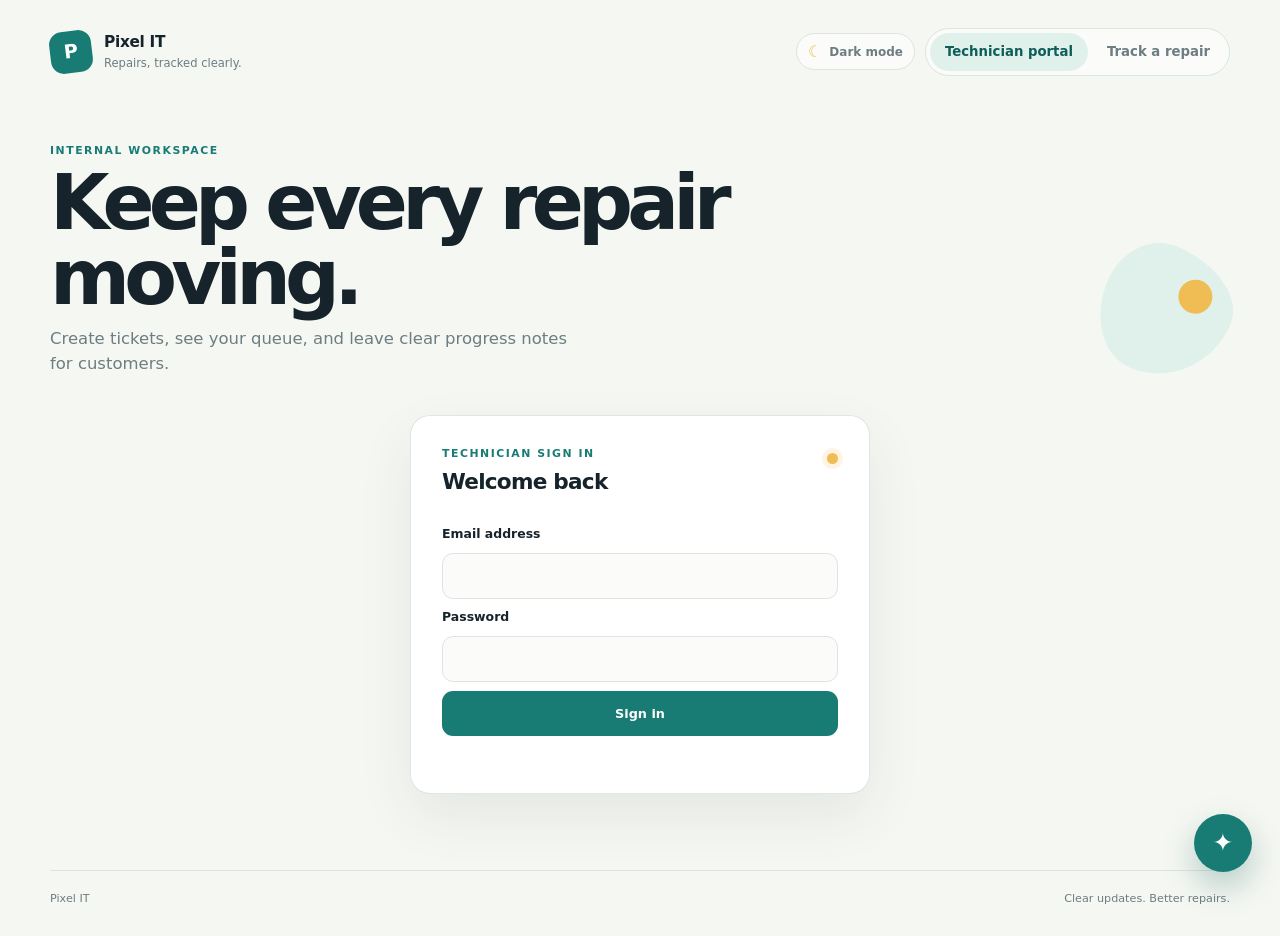
<file: frontend/index.html>
<!doctype html>
<html lang="en">
  <head>
    <meta charset="UTF-8" />
    <meta name="viewport" content="width=device-width, initial-scale=1.0" />
    <meta
      name="description"
      content="Pixel Repair Shop technician dashboard and customer repair tracking"
    />
    <title>Pixel IT</title>
    <link rel="stylesheet" href="./styles.css" />
    <script defer src="./app.js"></script>
  </head>
  <body>
    <div class="app-shell">
      <header class="site-header">
        <a class="brand" href="#top" aria-label="Pixel Repair Shop home">
          <span class="brand-mark" aria-hidden="true">P</span>
          <span>
            <strong>Pixel IT</strong>
            <small>Repairs, tracked clearly.</small>
          </span>
        </a>

        <div class="header-actions">
          <button
            id="theme-toggle"
            class="theme-toggle"
            type="button"
            aria-label="Switch to dark mode"
            title="Switch to dark mode"
          >
            <span class="theme-icon" aria-hidden="true">☾</span>
            <span class="theme-label">Dark mode</span>
          </button>

          <nav class="main-nav" aria-label="Main navigation">
            <button class="nav-button active" type="button" data-view="technician-view">
              Technician portal
            </button>
            <button class="nav-button" type="button" data-view="customer-view">
              Track a repair
            </button>
          </nav>
        </div>
      </header>

      <main id="top">
        <section class="view active" id="technician-view" aria-labelledby="technician-title">
          <div class="page-heading">
            <div>
              <p class="eyebrow">Internal workspace</p>
              <h1 id="technician-title">Keep every repair moving.</h1>
              <p class="lede">
                Create tickets, see your queue, and leave clear progress notes for customers.
              </p>
            </div>
            <div class="heading-accent" aria-hidden="true"></div>
          </div>

          <div id="login-panel" class="panel narrow-panel">
            <div class="panel-heading">
              <div>
                <p class="eyebrow">Technician sign in</p>
                <h2>Welcome back</h2>
              </div>
              <span class="status-dot" aria-hidden="true"></span>
            </div>

            <form id="login-form" class="stack-form">
              <label for="login-email">Email address</label>
              <input id="login-email" name="email" type="email" autocomplete="email" required />

              <label for="login-password">Password</label>
              <input
                id="login-password"
                name="password"
                type="password"
                autocomplete="current-password"
                required
              />

              <button class="button primary-button" type="submit">
                <span class="button-label">Sign in</span>
                <span class="spinner" aria-hidden="true"></span>
              </button>
              <p class="form-message" id="login-message" role="alert"></p>
            </form>
          </div>

          <section id="dashboard-panel" class="dashboard hidden" aria-live="polite">
            <div class="dashboard-toolbar">
              <div>
                <p class="eyebrow">Technician dashboard</p>
                <h2>Your repair queue</h2>
              </div>
              <button id="logout-button" class="button ghost-button" type="button">Sign out</button>
            </div>

            <div class="dashboard-grid">
              <section class="panel create-panel" aria-labelledby="new-ticket-title">
                <div class="panel-heading">
                  <div>
                    <p class="eyebrow">Start a repair</p>
                    <h2 id="new-ticket-title">New ticket</h2>
                  </div>
                  <span class="panel-number">01</span>
                </div>

                <form id="ticket-form" class="stack-form">
                  <label for="customer-name">Customer name</label>
                  <input id="customer-name" name="customer_name" type="text" required maxlength="120" />

                  <label for="device-info">Device and issue</label>
                  <textarea
                    id="device-info"
                    name="device_info"
                    rows="4"
                    maxlength="500"
                    placeholder="MacBook Pro 14-inch — keyboard not responding"
                    required
                  ></textarea>

                  <button class="button primary-button" type="submit">
                    <span class="button-label">Create ticket</span>
                    <span class="spinner" aria-hidden="true"></span>
                  </button>
                  <p class="form-message" id="ticket-message" role="alert"></p>
                </form>
              </section>

              <section class="panel tickets-panel" aria-labelledby="tickets-title">
                <div class="panel-heading">
                  <div>
                    <p class="eyebrow">Active work</p>
                    <h2 id="tickets-title">Your tickets</h2>
                  </div>
                  <button id="refresh-tickets" class="icon-button" type="button" aria-label="Refresh tickets" title="Refresh tickets">
                    ↻
                  </button>
                </div>

                <div id="tickets-message" class="inline-message" role="status"></div>
                <div id="ticket-list" class="ticket-list"></div>
              </section>
            </div>
          </section>
        </section>

        <section class="view" id="customer-view" aria-labelledby="customer-title" hidden>
          <div class="page-heading customer-heading">
            <div>
              <p class="eyebrow">Customer tracking</p>
              <h1 id="customer-title">See where your repair stands.</h1>
              <p class="lede">
                Enter the ticket number from your repair receipt to see the latest update.
              </p>
            </div>
            <div class="heading-accent warm" aria-hidden="true"></div>
          </div>

          <div class="customer-layout">
            <section class="panel lookup-panel" aria-labelledby="lookup-title">
              <div class="panel-heading">
                <div>
                  <p class="eyebrow">Repair lookup</p>
                  <h2 id="lookup-title">Your ticket number</h2>
                </div>
                <span class="panel-number">01</span>
              </div>

              <form id="lookup-form" class="lookup-form">
                <label for="ticket-id">Ticket ID</label>
                <div class="input-action-row">
                  <input
                    id="ticket-id"
                    name="ticket_id"
                    type="number"
                    min="1"
                    step="1"
                    inputmode="numeric"
                    placeholder="e.g. 104"
                    required
                  />
                  <button class="button primary-button" type="submit">
                    <span class="button-label">View update</span>
                    <span class="spinner" aria-hidden="true"></span>
                  </button>
                </div>
                <p class="form-message" id="lookup-message" role="alert"></p>
              </form>
            </section>

            <section id="customer-result" class="customer-result hidden" aria-live="polite">
              <div class="result-summary panel">
                <div>
                  <p class="eyebrow">Ticket <span id="result-ticket-id">—</span></p>
                  <h2 id="result-title">Repair updates</h2>
                </div>
                <span id="result-status" class="status-badge">—</span>
              </div>
              <div class="panel log-panel">
                <div class="panel-heading compact-heading">
                  <div>
                    <p class="eyebrow">Technician notes</p>
                    <h2>Repair history</h2>
                  </div>
                </div>
                <div id="customer-log-list" class="customer-log-list"></div>
              </div>
            </section>
          </div>
        </section>
      </main>

      <button
        id="ai-chat-toggle"
        class="ai-chat-toggle"
        type="button"
        aria-controls="ai-chat-widget"
        aria-expanded="false"
        aria-label="Open repair assistant"
        title="Ask the repair assistant"
      >
        <span aria-hidden="true">✦</span>
      </button>

      <aside id="ai-chat-widget" class="ai-chat-widget hidden" aria-label="Repair assistant">
        <div class="ai-chat-header">
          <div>
            <p class="eyebrow">Pixel assistant</p>
            <h2>Ask about your repair</h2>
          </div>
          <button id="ai-chat-close" class="close-button" type="button" aria-label="Close repair assistant">×</button>
        </div>
        <p id="ai-chat-context" class="ai-chat-context" role="status"></p>
        <div id="ai-chat-messages" class="ai-chat-messages" aria-live="polite"></div>
        <form id="ai-chat-form" class="ai-chat-form">
          <label class="sr-only" for="ai-chat-input">Message the repair assistant</label>
          <textarea
            id="ai-chat-input"
            rows="2"
            maxlength="2000"
            placeholder="Ask for the latest repair update..."
            required
          ></textarea>
          <button class="button primary-button" type="submit">
            <span class="button-label">Send</span>
            <span class="spinner" aria-hidden="true"></span>
          </button>
          <p id="ai-chat-message" class="form-message" role="alert"></p>
        </form>
      </aside>

      <footer class="site-footer">
        <span>Pixel IT</span>
        <span>Clear updates. Better repairs.</span>
      </footer>
    </div>

    <dialog id="edit-dialog" class="app-dialog">
      <form id="edit-form" class="stack-form" method="dialog">
        <div class="panel-heading">
          <div>
            <p class="eyebrow">Ticket <span id="edit-ticket-id">—</span></p>
            <h2>Edit ticket</h2>
          </div>
          <button id="close-edit-dialog" class="close-button" type="button" aria-label="Close">×</button>
        </div>

        <label for="edit-customer-name">Customer name</label>
        <input id="edit-customer-name" name="customer_name" type="text" maxlength="120" required />

        <label for="edit-device-info">Device and issue</label>
        <textarea id="edit-device-info" name="device_info" rows="4" maxlength="500" required></textarea>

        <label for="edit-status">Repair status</label>
        <select id="edit-status" name="status" required>
          <option value="pending">Pending</option>
          <option value="in_progress">In progress</option>
          <option value="waiting_parts">Waiting for parts</option>
          <option value="completed">Completed</option>
        </select>

        <button class="button primary-button" type="submit">
          <span class="button-label">Save changes</span>
          <span class="spinner" aria-hidden="true"></span>
        </button>
        <p class="form-message" id="edit-message" role="alert"></p>
      </form>
    </dialog>

    <dialog id="history-dialog" class="app-dialog">
      <div class="dialog-content">
        <div class="panel-heading">
          <div>
            <p class="eyebrow">Ticket <span id="history-ticket-id">—</span></p>
            <h2>Repair history</h2>
          </div>
          <button id="close-history-dialog" class="close-button" type="button" aria-label="Close">×</button>
        </div>
        <p id="history-message" class="inline-message" role="status"></p>
        <div id="history-list" class="history-list"></div>
      </div>
    </dialog>

    <dialog id="log-dialog" class="app-dialog">
      <form id="log-form" class="stack-form" method="dialog">
        <div class="panel-heading">
          <div>
            <p class="eyebrow">Ticket <span id="log-ticket-id">—</span></p>
            <h2>Add progress note</h2>
          </div>
          <button id="close-log-dialog" class="close-button" type="button" aria-label="Close">×</button>
        </div>
        <label for="log-note">What changed?</label>
        <textarea
          id="log-note"
          name="note"
          rows="5"
          maxlength="1000"
          placeholder="Inspected the charging circuit and ordered a replacement part."
          required
        ></textarea>
        <button class="button primary-button" type="submit">
          <span class="button-label">Save note</span>
          <span class="spinner" aria-hidden="true"></span>
        </button>
        <p class="form-message" id="log-message" role="alert"></p>
      </form>
    </dialog>
  </body>
</html>
</file>
<file: frontend/styles.css>
:root {
  --ink: #17232b;
  --muted: #6d7d82;
  --paper: #f5f7f2;
  --surface: #ffffff;
  --line: #dce5df;
  --teal: #187c75;
  --teal-dark: #0e5d59;
  --teal-soft: #e0f1eb;
  --coral: #dc755c;
  --coral-soft: #fce9df;
  --yellow: #f0bc54;
  --header-bg: rgba(255, 255, 255, 0.62);
  --input-bg: #fbfcfa;
  --card-bg: #fbfcfa;
  --control-bg: #f0f4f1;
  --shadow: 0 22px 55px rgba(25, 55, 58, 0.08);
  --radius: 20px;
}

:root[data-theme="dark"] {
  --ink: #e8f1ed;
  --muted: #a7bbb5;
  --paper: #101b1d;
  --surface: #17282a;
  --line: #2c4544;
  --teal: #278779;
  --teal-dark: #a3e4d2;
  --teal-soft: #1d3b38;
  --coral: #ef987f;
  --coral-soft: #482e2a;
  --yellow: #f4c968;
  --header-bg: rgba(23, 40, 42, 0.82);
  --input-bg: #122224;
  --card-bg: #142426;
  --control-bg: #203536;
  --shadow: 0 22px 55px rgba(0, 0, 0, 0.2);
}

:root[data-theme="dark"] .status-badge.waiting_parts,
:root[data-theme="dark"] .status-badge.pending {
  color: #f4c968;
  background: #49391e;
}

:root[data-theme="dark"] .status-badge.completed {
  color: #a7dfb0;
  background: #203d2d;
}

* {
  box-sizing: border-box;
}

html {
  scroll-behavior: smooth;
}

body {
  margin: 0;
  min-width: 320px;
  color: var(--ink);
  background: var(--paper);
  font-family: Inter, ui-sans-serif, system-ui, -apple-system, BlinkMacSystemFont, "Segoe UI", sans-serif;
  line-height: 1.5;
}

button,
input,
textarea,
select {
  font: inherit;
}

button {
  cursor: pointer;
}

button:disabled {
  cursor: wait;
  opacity: 0.7;
}

button:focus-visible,
input:focus-visible,
textarea:focus-visible,
select:focus-visible {
  outline: 3px solid rgba(24, 124, 117, 0.28);
  outline-offset: 2px;
}

.app-shell {
  width: min(1180px, calc(100% - 40px));
  min-height: 100vh;
  margin: 0 auto;
}

.site-header {
  display: flex;
  align-items: center;
  justify-content: space-between;
  gap: 24px;
  padding: 28px 0 34px;
}

.header-actions {
  display: flex;
  align-items: center;
  justify-content: flex-end;
  gap: 10px;
}

.brand {
  display: inline-flex;
  align-items: center;
  gap: 12px;
  color: var(--ink);
  text-decoration: none;
}

.brand-mark {
  display: grid;
  width: 42px;
  height: 42px;
  place-items: center;
  border-radius: 13px;
  color: #fff;
  background: var(--teal);
  font-size: 1.2rem;
  font-weight: 800;
  transform: rotate(-7deg);
}

.brand strong,
.brand small {
  display: block;
}

.brand strong {
  font-size: 0.96rem;
  letter-spacing: -0.02em;
}

.brand small {
  margin-top: 1px;
  color: var(--muted);
  font-size: 0.72rem;
}

.main-nav {
  display: flex;
  gap: 4px;
  padding: 4px;
  border: 1px solid var(--line);
  border-radius: 999px;
  background: var(--header-bg);
}

.theme-toggle {
  display: inline-flex;
  min-height: 37px;
  align-items: center;
  gap: 7px;
  border: 1px solid var(--line);
  border-radius: 999px;
  padding: 0 11px;
  color: var(--muted);
  background: var(--header-bg);
  font-size: 0.75rem;
  font-weight: 750;
}

.theme-toggle:hover {
  color: var(--ink);
  border-color: var(--teal);
}

.theme-icon {
  color: var(--yellow);
  font-size: 1rem;
  line-height: 1;
}

.nav-button {
  padding: 9px 15px;
  border: 0;
  border-radius: 999px;
  color: var(--muted);
  background: transparent;
  font-size: 0.83rem;
  font-weight: 700;
}

.nav-button.active {
  color: var(--teal-dark);
  background: var(--teal-soft);
}

.view {
  display: none;
  padding: 34px 0 76px;
}

.view.active {
  display: block;
}

.page-heading {
  display: flex;
  align-items: flex-end;
  justify-content: space-between;
  gap: 24px;
  margin-bottom: 38px;
}

.page-heading h1 {
  max-width: 680px;
  margin: 8px 0 12px;
  color: var(--ink);
  font-size: clamp(2.4rem, 6vw, 5rem);
  font-weight: 780;
  letter-spacing: -0.075em;
  line-height: 0.98;
}

.lede {
  max-width: 540px;
  margin: 0;
  color: var(--muted);
  font-size: 1.03rem;
}

.eyebrow {
  margin: 0;
  color: var(--teal);
  font-size: 0.68rem;
  font-weight: 800;
  letter-spacing: 0.14em;
  line-height: 1.2;
  text-transform: uppercase;
}

.heading-accent {
  width: 130px;
  height: 130px;
  flex: 0 0 auto;
  border-radius: 39% 61% 58% 42% / 45% 39% 61% 55%;
  background: var(--teal-soft);
  transform: rotate(23deg);
}

.heading-accent::after {
  display: block;
  width: 34px;
  height: 34px;
  margin: 22px 0 0 70px;
  border-radius: 50%;
  background: var(--yellow);
  content: "";
}

.heading-accent.warm {
  background: var(--coral-soft);
}

.heading-accent.warm::after {
  background: var(--coral);
}

.panel {
  border: 1px solid rgba(220, 229, 223, 0.9);
  border-radius: var(--radius);
  background: var(--surface);
  box-shadow: var(--shadow);
}

.narrow-panel {
  max-width: 460px;
  margin: 0 auto;
  padding: 31px;
}

.panel-heading,
.dashboard-toolbar {
  display: flex;
  align-items: flex-start;
  justify-content: space-between;
  gap: 18px;
}

.panel-heading h2,
.dashboard-toolbar h2 {
  margin: 6px 0 0;
  font-size: 1.35rem;
  letter-spacing: -0.035em;
}

.status-dot {
  width: 11px;
  height: 11px;
  margin-top: 6px;
  border-radius: 50%;
  background: var(--yellow);
  box-shadow: 0 0 0 5px rgba(240, 188, 84, 0.16);
}

.stack-form {
  display: grid;
  gap: 9px;
  margin-top: 27px;
}

label {
  color: var(--ink);
  font-size: 0.78rem;
  font-weight: 750;
}

input,
textarea {
  width: 100%;
  border: 1px solid var(--line);
  border-radius: 11px;
  color: var(--ink);
  background: var(--input-bg);
  font-size: 0.92rem;
  transition: border-color 160ms ease, box-shadow 160ms ease, background 160ms ease;
}

input {
  min-height: 46px;
  padding: 0 13px;
}

textarea {
  min-height: 105px;
  padding: 12px 13px;
  resize: vertical;
}

select {
  min-height: 46px;
  padding: 0 13px;
}

input::placeholder,
textarea::placeholder {
  color: #a3b0ae;
}

input:focus,
textarea:focus,
select:focus {
  border-color: var(--teal);
  background: #fff;
  box-shadow: 0 0 0 4px rgba(24, 124, 117, 0.08);
  outline: 0;
}

.button {
  display: inline-flex;
  min-height: 45px;
  align-items: center;
  justify-content: center;
  gap: 9px;
  border: 0;
  border-radius: 11px;
  padding: 0 17px;
  font-size: 0.8rem;
  font-weight: 800;
  transition: background 160ms ease, color 160ms ease, transform 160ms ease;
}

.button:hover:not(:disabled) {
  transform: translateY(-1px);
}

.primary-button {
  color: #fff;
  background: var(--teal);
}

.primary-button:hover:not(:disabled) {
  background: var(--teal-dark);
}

.ghost-button {
  color: var(--teal-dark);
  background: var(--teal-soft);
}

.ghost-button:hover:not(:disabled) {
  background: #cce8df;
}

.spinner {
  display: none;
  width: 14px;
  height: 14px;
  border: 2px solid rgba(255, 255, 255, 0.45);
  border-top-color: #fff;
  border-radius: 50%;
  animation: spin 700ms linear infinite;
}

.is-loading .spinner {
  display: inline-block;
}

.is-loading .button-label {
  opacity: 0.85;
}

@keyframes spin {
  to {
    transform: rotate(360deg);
  }
}

.form-message,
.inline-message {
  min-height: 1.2em;
  margin: 2px 0 0;
  color: var(--muted);
  font-size: 0.78rem;
}

.form-message.error,
.inline-message.error {
  color: #b74f42;
}

.form-message.success,
.inline-message.success {
  color: var(--teal-dark);
}

.dashboard {
  margin-top: 12px;
}

.dashboard-toolbar {
  align-items: center;
  margin-bottom: 23px;
}

.dashboard-grid {
  display: grid;
  grid-template-columns: minmax(270px, 0.78fr) minmax(0, 1.22fr);
  gap: 20px;
}

.create-panel,
.tickets-panel,
.lookup-panel,
.log-panel,
.result-summary {
  padding: 27px;
}

.panel-number {
  color: var(--coral);
  font-size: 0.78rem;
  font-weight: 800;
}

.icon-button {
  display: grid;
  width: 35px;
  height: 35px;
  place-items: center;
  border: 1px solid var(--line);
  border-radius: 50%;
  color: var(--teal-dark);
  background: transparent;
  font-size: 1.25rem;
  line-height: 1;
}

.icon-button:hover {
  background: var(--teal-soft);
}

.ticket-list {
  display: grid;
  gap: 10px;
  max-height: 515px;
  margin-top: 10px;
  overflow-y: auto;
  padding-right: 3px;
}

.ticket-card {
  display: grid;
  grid-template-columns: 1fr auto;
  gap: 13px;
  padding: 17px;
  border: 1px solid var(--line);
  border-radius: 14px;
  background: var(--card-bg);
}

.ticket-card h3 {
  margin: 0;
  font-size: 0.95rem;
  letter-spacing: -0.02em;
}

.ticket-card p {
  margin: 4px 0 0;
  color: var(--muted);
  font-size: 0.79rem;
  line-height: 1.45;
}

.ticket-meta {
  display: flex;
  flex-wrap: wrap;
  align-items: center;
  gap: 7px;
  margin-top: 12px;
}

.ticket-id {
  color: var(--teal-dark);
  font-size: 0.72rem;
  font-weight: 800;
}

.status-badge {
  display: inline-flex;
  align-items: center;
  min-height: 25px;
  border-radius: 999px;
  padding: 0 9px;
  color: var(--teal-dark);
  background: var(--teal-soft);
  font-size: 0.67rem;
  font-weight: 800;
  letter-spacing: 0.02em;
  text-transform: capitalize;
}

.status-badge.waiting_parts,
.status-badge.pending {
  color: #8a5d12;
  background: #fff0cf;
}

.status-badge.completed {
  color: #437048;
  background: #e1f1dc;
}

.status-badge.unknown {
  color: var(--muted);
  background: #edf0ee;
}

.card-action {
  align-self: center;
  border: 0;
  border-radius: 9px;
  padding: 8px 10px;
  color: var(--teal-dark);
  background: var(--teal-soft);
  font-size: 0.7rem;
  font-weight: 800;
  white-space: nowrap;
}

.ticket-actions {
  display: flex;
  flex-wrap: wrap;
  align-content: center;
  justify-content: flex-end;
  gap: 6px;
}

.card-action:hover {
  background: #cce8df;
}

.danger-action {
  color: #a85142;
  background: var(--coral-soft);
}

.danger-action:hover {
  color: #8f4035;
  background: #f5d3c8;
}

:root[data-theme="dark"] .danger-action {
  color: #ffb19d;
}

:root[data-theme="dark"] .danger-action:hover {
  color: #ffd0c4;
  background: #5a3831;
}

.empty-state {
  padding: 38px 20px;
  border: 1px dashed var(--line);
  border-radius: 14px;
  color: var(--muted);
  text-align: center;
  font-size: 0.84rem;
}

.customer-layout {
  display: grid;
  grid-template-columns: minmax(260px, 0.7fr) minmax(0, 1.3fr);
  align-items: start;
  gap: 20px;
}

.lookup-form {
  display: grid;
  gap: 10px;
  margin-top: 28px;
}

.input-action-row {
  display: grid;
  grid-template-columns: 1fr auto;
  gap: 9px;
}

.customer-result {
  display: grid;
  gap: 16px;
}

.result-summary {
  display: flex;
  align-items: center;
  justify-content: space-between;
  gap: 16px;
}

.result-summary h2 {
  margin: 6px 0 0;
  font-size: 1.25rem;
  letter-spacing: -0.035em;
}

.compact-heading {
  margin-bottom: 23px;
}

.customer-log-list {
  display: grid;
  gap: 0;
}

.customer-log {
  position: relative;
  padding: 0 0 25px 27px;
}

.customer-log:last-child {
  padding-bottom: 0;
}

.customer-log::before {
  position: absolute;
  top: 5px;
  bottom: 0;
  left: 5px;
  width: 1px;
  background: var(--line);
  content: "";
}

.customer-log:last-child::before {
  display: none;
}

.customer-log::after {
  position: absolute;
  top: 3px;
  left: 0;
  width: 11px;
  height: 11px;
  border: 3px solid var(--surface);
  border-radius: 50%;
  background: var(--teal);
  box-shadow: 0 0 0 1px var(--teal);
  content: "";
}

.customer-log time {
  color: var(--teal);
  font-size: 0.7rem;
  font-weight: 800;
  letter-spacing: 0.04em;
  text-transform: uppercase;
}

.customer-log p {
  margin: 7px 0 0;
  font-size: 0.9rem;
  line-height: 1.6;
}

.no-logs {
  padding: 24px 0 3px;
  color: var(--muted);
  font-size: 0.85rem;
}

.site-footer {
  display: flex;
  justify-content: space-between;
  gap: 20px;
  padding: 20px 0 28px;
  border-top: 1px solid var(--line);
  color: var(--muted);
  font-size: 0.7rem;
}

.app-dialog,
.log-dialog {
  width: min(460px, calc(100% - 32px));
  border: 0;
  border-radius: var(--radius);
  padding: 0;
  color: var(--ink);
  background: var(--surface);
  box-shadow: 0 30px 90px rgba(12, 40, 43, 0.22);
}

.app-dialog::backdrop,
.log-dialog::backdrop {
  background: rgba(17, 43, 46, 0.42);
  backdrop-filter: blur(3px);
}

.app-dialog .stack-form,
.log-dialog .stack-form {
  margin: 0;
  padding: 31px;
}

.dialog-content {
  padding: 31px;
}

.history-list {
  display: grid;
  gap: 10px;
  max-height: 440px;
  margin-top: 15px;
  overflow-y: auto;
}

.history-item {
  display: flex;
  align-items: flex-start;
  justify-content: space-between;
  gap: 14px;
  padding: 15px;
  border: 1px solid var(--line);
  border-radius: 13px;
  background: var(--card-bg);
}

.history-item time {
  color: var(--teal);
  font-size: 0.7rem;
  font-weight: 800;
  letter-spacing: 0.04em;
  text-transform: uppercase;
}

.history-item p {
  margin: 6px 0 0;
  font-size: 0.84rem;
  line-height: 1.5;
}

.close-button {
  width: 30px;
  height: 30px;
  border: 0;
  border-radius: 50%;
  color: var(--muted);
  background: var(--control-bg);
  font-size: 1.2rem;
  line-height: 1;
}

.close-button:hover {
  color: var(--ink);
  background: var(--line);
}

.ai-chat-toggle {
  position: fixed;
  right: 28px;
  bottom: 28px;
  z-index: 20;
  display: grid;
  width: 58px;
  height: 58px;
  place-items: center;
  border: 0;
  border-radius: 50%;
  color: #fff;
  background: var(--teal);
  box-shadow: 0 14px 32px rgba(14, 93, 89, 0.28);
  font-size: 1.55rem;
  transition: transform 160ms ease, background 160ms ease;
}

.ai-chat-toggle:hover {
  background: var(--teal-dark);
  transform: translateY(-2px);
}

.ai-chat-widget {
  position: fixed;
  right: 28px;
  bottom: 98px;
  z-index: 19;
  display: grid;
  width: min(390px, calc(100% - 32px));
  max-height: min(620px, calc(100vh - 125px));
  grid-template-rows: auto auto minmax(150px, 1fr) auto;
  overflow: hidden;
  border: 1px solid var(--line);
  border-radius: var(--radius);
  color: var(--ink);
  background: var(--surface);
  box-shadow: 0 24px 70px rgba(12, 40, 43, 0.22);
}

.ai-chat-header {
  display: flex;
  align-items: flex-start;
  justify-content: space-between;
  gap: 16px;
  padding: 22px 22px 12px;
}

.ai-chat-header h2 {
  margin: 6px 0 0;
  font-size: 1.12rem;
  letter-spacing: -0.035em;
}

.ai-chat-context {
  margin: 0;
  padding: 0 22px 14px;
  color: var(--muted);
  font-size: 0.73rem;
}

.ai-chat-messages {
  display: flex;
  flex-direction: column;
  gap: 9px;
  min-height: 150px;
  overflow-y: auto;
  padding: 8px 22px 18px;
  background: var(--input-bg);
}

.ai-chat-bubble {
  max-width: 88%;
  padding: 10px 12px;
  border-radius: 14px;
  font-size: 0.82rem;
  line-height: 1.5;
  white-space: pre-wrap;
}

.ai-chat-bubble.assistant {
  align-self: flex-start;
  border-bottom-left-radius: 4px;
  color: var(--ink);
  background: var(--surface);
}

.ai-chat-bubble.user {
  align-self: flex-end;
  border-bottom-right-radius: 4px;
  color: #fff;
  background: var(--teal);
}

.ai-chat-form {
  display: grid;
  gap: 8px;
  padding: 14px 22px 18px;
  background: var(--surface);
}

.ai-chat-form textarea {
  min-height: 67px;
}

.ai-chat-form .button {
  width: 100%;
}

.sr-only {
  position: absolute;
  width: 1px;
  height: 1px;
  padding: 0;
  margin: -1px;
  overflow: hidden;
  clip: rect(0, 0, 0, 0);
  white-space: nowrap;
  border: 0;
}

.hidden {
  display: none !important;
}

@media (max-width: 820px) {
  .dashboard-grid,
  .customer-layout {
    grid-template-columns: 1fr;
  }

  .page-heading {
    align-items: flex-start;
  }

  .heading-accent {
    width: 90px;
    height: 90px;
  }

  .heading-accent::after {
    width: 25px;
    height: 25px;
    margin: 17px 0 0 48px;
  }
}

@media (max-width: 600px) {
  .app-shell {
    width: min(100% - 28px, 1180px);
  }

  .site-header {
    align-items: flex-start;
    flex-direction: column;
    padding-bottom: 12px;
  }

  .header-actions {
    width: 100%;
    align-items: stretch;
    flex-direction: column-reverse;
  }

  .theme-toggle {
    align-self: flex-end;
  }

  .main-nav {
    width: 100%;
  }

  .nav-button {
    flex: 1;
  }

  .view {
    padding-top: 27px;
  }

  .page-heading {
    margin-bottom: 27px;
  }

  .heading-accent {
    display: none;
  }

  .narrow-panel,
  .create-panel,
  .tickets-panel,
  .lookup-panel,
  .log-panel,
  .result-summary {
    padding: 22px;
  }

  .input-action-row {
    grid-template-columns: 1fr;
  }

  .input-action-row .button {
    width: 100%;
  }

  .ticket-card {
    grid-template-columns: 1fr;
  }

  .card-action {
    justify-self: start;
  }

  .site-footer {
    flex-direction: column;
    gap: 5px;
  }

  .ai-chat-toggle {
    right: 16px;
    bottom: 18px;
  }

  .ai-chat-widget {
    right: 16px;
    bottom: 88px;
    width: calc(100% - 32px);
  }
}
</file>
